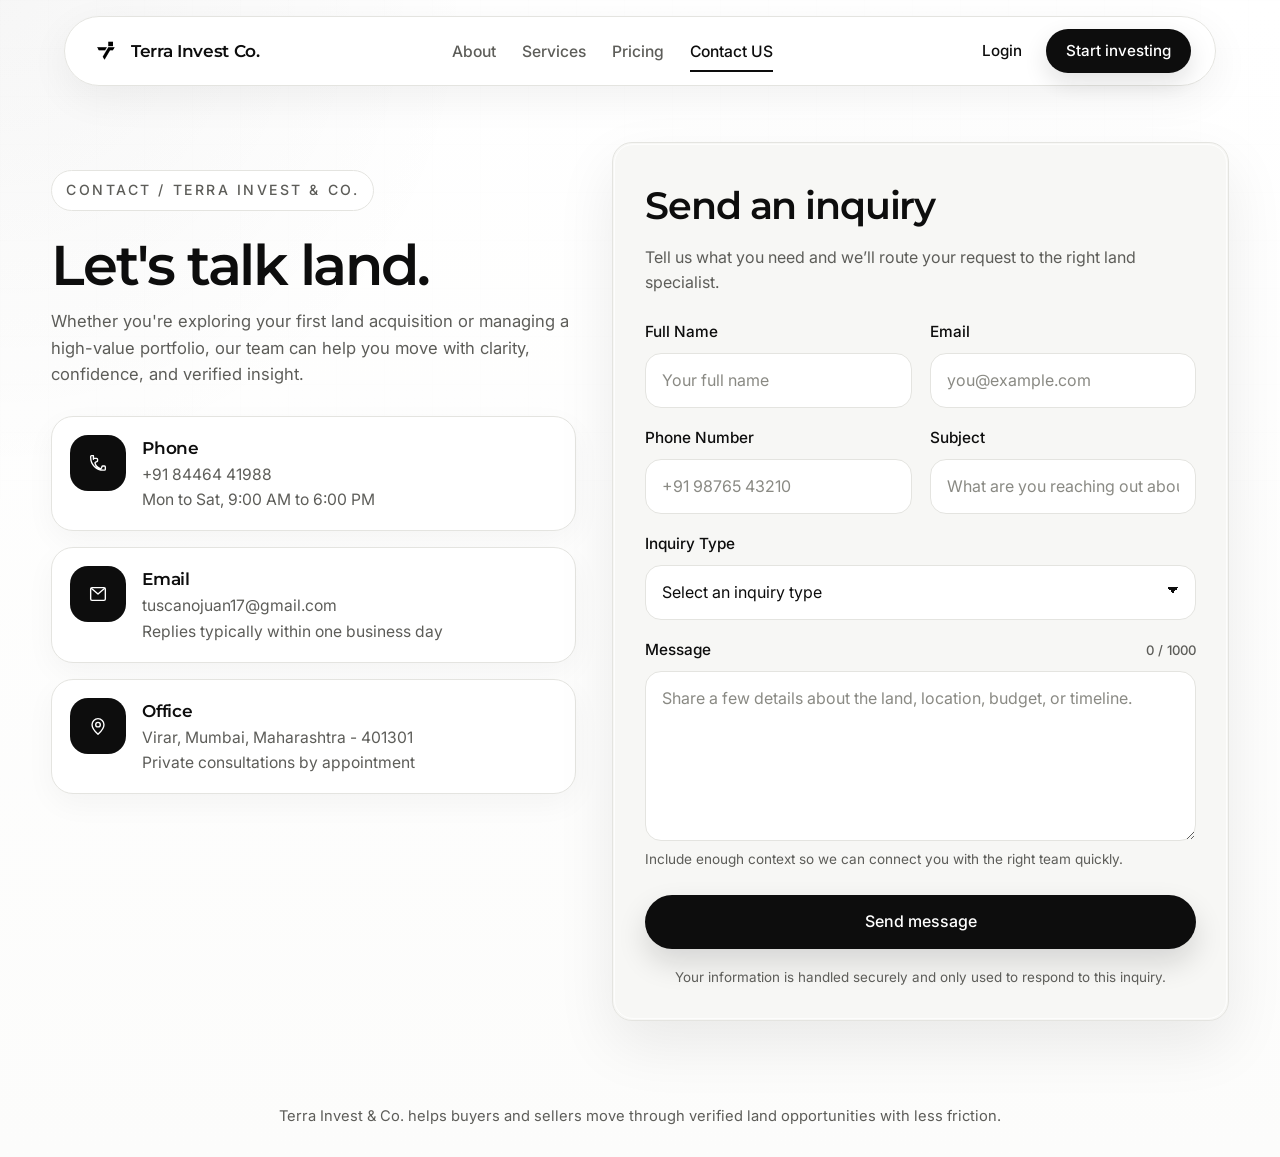
<file: contact.html>
<!DOCTYPE html>
<html lang="en">
<head>
    <meta charset="UTF-8">
    <meta name="viewport" content="width=device-width, initial-scale=1.0">
    <title>Contact Us | Terra Invest &amp; Co.</title>
    <meta name="description" content="Get in touch with Terra Invest &amp; Co. for land buying, selling, verification, investment, and legal inquiries.">
    <link rel="preconnect" href="https://fonts.googleapis.com">
    <link rel="preconnect" href="https://fonts.gstatic.com" crossorigin>
    <link href="https://fonts.googleapis.com/css2?family=Montserrat:wght@400;600;700;800&family=Inter:wght@300;400;500;600&family=Poppins:wght@100;200;300;400;500;600;700;800;900&display=swap" rel="stylesheet">
    <link rel="icon" type="image/png" href="assets/logo_black.png">
    <style>
        :root {
            --white: #ffffff;
            --surface: #f7f7f5;
            --black: #0d0d0d;
            --border: #e4e4e0;
            --muted: #5d5d59;
            --danger: #d92d20;
            --danger-bg: #fff6f5;
            --success: #18794e;
            --success-bg: #eefaf3;
            --shadow-soft: 0 24px 60px rgba(13, 13, 13, 0.08);
            --focus-ring: 0 0 0 3px rgba(13, 13, 13, 0.08);
            --radius-xl: 32px;
            --radius-lg: 20px;
            --radius-md: 16px;
            --radius-pill: 999px;
            --content-width: 1200px;
        }

        * {
            box-sizing: border-box;
            margin: 0;
            padding: 0;
        }

        html {
            scroll-behavior: smooth;
        }

        body {
            min-height: 100vh;
            background:
                radial-gradient(circle at top left, rgba(13, 13, 13, 0.035), transparent 28%),
                linear-gradient(180deg, #ffffff 0%, #fcfcfb 100%);
            color: var(--black);
            font-family: 'Inter', sans-serif;
            line-height: 1.6;
            overflow-x: hidden;
        }

        body.menu-open {
            overflow: hidden;
        }

        a,
        button,
        input,
        select,
        textarea {
            font: inherit;
        }

        button {
            cursor: pointer;
        }

        img {
            display: block;
            max-width: 100%;
        }

        .page-shell {
            position: relative;
        }

        .page-shell::before {
            content: "";
            position: fixed;
            inset: 0;
            background-image:
                linear-gradient(rgba(13, 13, 13, 0.025) 1px, transparent 1px),
                linear-gradient(90deg, rgba(13, 13, 13, 0.025) 1px, transparent 1px);
            background-size: 48px 48px;
            mask-image: linear-gradient(180deg, rgba(0, 0, 0, 0.22), transparent 90%);
            pointer-events: none;
            z-index: -1;
        }

        /* Header */
        .header-wrapper {
            position: sticky;
            top: 0;
            z-index: 1000;
            display: flex;
            justify-content: center;
            padding: 16px 0 0;
        }

        .floating-navbar {
            width: min(90%, var(--content-width));
            display: flex;
            align-items: center;
            justify-content: space-between;
            gap: 24px;
            padding: 12px 24px;
            background: rgba(255, 255, 255, 0.96);
            border: 1px solid var(--border);
            border-radius: var(--radius-pill);
            box-shadow: 0 12px 40px rgba(13, 13, 13, 0.06);
            backdrop-filter: blur(18px);
        }

        .nav-logo {
            display: flex;
            align-items: center;
            gap: 10px;
            flex-shrink: 0;
        }

        .nav-logo img {
            width: auto;
            height: 32px;
        }

        .logo-text {
            color: var(--black);
            font-family: 'Montserrat', sans-serif;
            font-size: 1.08rem;
            font-weight: 600;
            letter-spacing: -0.02em;
        }

        .nav-links {
            display: flex;
            align-items: center;
            gap: 26px;
        }

        .nav-item {
            position: relative;
            color: var(--muted);
            text-decoration: none;
            font-size: 0.98rem;
            font-weight: 500;
            transition: color 0.25s ease;
        }

        .nav-item:hover,
        .nav-item:focus-visible,
        .nav-item[aria-current="page"] {
            color: var(--black);
            outline: none;
        }

        .nav-item[aria-current="page"]::after {
            content: "";
            position: absolute;
            left: 0;
            bottom: -8px;
            width: 100%;
            height: 2px;
            background: var(--black);
        }

        .nav-actions {
            display: flex;
            align-items: center;
            gap: 12px;
            flex-shrink: 0;
        }

        #auth-buttons {
            display: flex;
            align-items: center;
            gap: 8px;
        }

        .btn-login,
        .btn-start {
            border-radius: var(--radius-pill);
            text-decoration: none;
            font-size: 0.95rem;
            font-weight: 500;
            transition: transform 0.25s ease, background 0.25s ease, color 0.25s ease, box-shadow 0.25s ease;
        }

        .btn-login {
            padding: 8px 16px;
            color: var(--black);
        }

        .btn-login:hover,
        .btn-login:focus-visible {
            background: var(--surface);
            outline: none;
        }

        .btn-start {
            padding: 10px 20px;
            color: var(--white);
            background: var(--black);
            box-shadow: 0 10px 24px rgba(13, 13, 13, 0.12);
        }

        .btn-start:hover,
        .btn-start:focus-visible {
            transform: translateY(-2px);
            box-shadow: 0 14px 28px rgba(13, 13, 13, 0.16);
            outline: none;
        }

        .hamburger,
        .close-btn {
            display: none;
        }

        .hamburger {
            flex-direction: column;
            gap: 4px;
            background: transparent;
            border: 0;
            padding: 6px;
        }

        .hamburger span {
            display: block;
            width: 24px;
            height: 2px;
            background: var(--black);
            border-radius: 999px;
            transition: transform 0.25s ease, opacity 0.25s ease;
        }

        .hamburger.active span:nth-child(1) {
            transform: translateY(6px) rotate(45deg);
        }

        .hamburger.active span:nth-child(2) {
            opacity: 0;
        }

        .hamburger.active span:nth-child(3) {
            transform: translateY(-6px) rotate(-45deg);
        }

        .close-btn {
            position: absolute;
            top: 20px;
            right: 20px;
            width: 40px;
            height: 40px;
            border: 1px solid var(--border);
            border-radius: 50%;
            align-items: center;
            justify-content: center;
            background: var(--white);
            color: var(--black);
            cursor: pointer;
        }

        .close-btn span {
            font-size: 1.7rem;
            line-height: 1;
        }

        /* Main layout */
        .contact-page {
            width: min(92%, var(--content-width));
            margin: 0 auto;
            padding: 56px 0 72px;
        }

        .contact-grid {
            display: grid;
            grid-template-columns: minmax(320px, 0.92fr) minmax(420px, 1.08fr);
            gap: 36px;
            align-items: start;
        }

        .contact-intro {
            position: sticky;
            top: 112px;
            display: grid;
            gap: 28px;
            padding: 28px 0;
        }

        .tag {
            width: fit-content;
            padding: 8px 14px;
            border: 1px solid var(--border);
            border-radius: var(--radius-pill);
            background: rgba(255, 255, 255, 0.9);
            color: var(--muted);
            font-size: 0.88rem;
            font-weight: 500;
            letter-spacing: 0.18em;
            text-transform: uppercase;
        }

        .intro-copy h1 {
            max-width: 10ch;
            font-family: 'Montserrat', sans-serif;
            font-size: clamp(38px, 5vw, 56px);
            font-weight: 600;
            line-height: 0.95;
            letter-spacing: -0.04em;
        }

        .intro-copy p {
            max-width: 54ch;
            margin-top: 16px;
            color: var(--muted);
            font-size: 1.04rem;
        }

        .contact-detail-list {
            display: grid;
            gap: 16px;
        }

        .detail-card {
            display: grid;
            grid-template-columns: 56px 1fr;
            gap: 16px;
            padding: 18px;
            background: var(--white);
            border: 1px solid var(--border);
            border-radius: 22px;
            box-shadow: 0 10px 30px rgba(13, 13, 13, 0.04);
        }

        .detail-icon {
            display: inline-flex;
            align-items: center;
            justify-content: center;
            width: 56px;
            height: 56px;
            border-radius: 18px;
            background: var(--black);
            color: var(--white);
        }

        .detail-content h2 {
            font-family: 'Montserrat', sans-serif;
            font-size: 1.05rem;
            font-weight: 600;
            letter-spacing: -0.02em;
        }

        .detail-content p,
        .detail-content a {
            color: var(--muted);
            font-size: 0.98rem;
            text-decoration: none;
        }

        .detail-content a:hover,
        .detail-content a:focus-visible {
            color: var(--black);
            text-decoration: underline;
            outline: none;
        }

        .form-panel {
            position: relative;
            padding: 32px;
            background: var(--surface);
            border: 1px solid var(--border);
            border-radius: var(--radius-lg);
            box-shadow: var(--shadow-soft);
        }

        .form-panel::before {
            content: "";
            position: absolute;
            inset: 1px;
            border-radius: calc(var(--radius-lg) - 1px);
            border: 1px solid rgba(255, 255, 255, 0.75);
            pointer-events: none;
        }

        .form-header {
            margin-bottom: 24px;
        }

        .form-header h2 {
            font-family: 'Montserrat', sans-serif;
            font-size: clamp(1.8rem, 3vw, 2.4rem);
            font-weight: 600;
            letter-spacing: -0.03em;
        }

        .form-header p {
            margin-top: 8px;
            color: var(--muted);
            font-size: 1rem;
        }

        .form-alert {
            display: none;
            align-items: center;
            gap: 12px;
            margin-bottom: 18px;
            padding: 14px 16px;
            border-radius: 16px;
            font-size: 0.96rem;
            font-weight: 500;
        }

        .form-alert.is-visible {
            display: flex;
        }

        .form-alert.is-success {
            color: var(--success);
            background: var(--success-bg);
            border: 1px solid rgba(24, 121, 78, 0.18);
        }

        .form-alert.is-error {
            color: var(--danger);
            background: var(--danger-bg);
            border: 1px solid rgba(217, 45, 32, 0.18);
        }

        .form-alert-icon {
            flex-shrink: 0;
        }

        .contact-form {
            display: grid;
            gap: 18px;
        }

        .field-grid {
            display: grid;
            grid-template-columns: repeat(2, minmax(0, 1fr));
            gap: 18px;
        }

        .field {
            display: grid;
            gap: 8px;
        }

        .field label,
        .counter-row label {
            color: var(--black);
            font-size: 0.96rem;
            font-weight: 500;
        }

        .field input,
        .field select,
        .field textarea {
            width: 100%;
            padding: 14px 16px;
            border: 1px solid var(--border);
            border-radius: 16px;
            background: var(--white);
            color: var(--black);
            transition: border-color 0.25s ease, box-shadow 0.25s ease, background 0.25s ease, transform 0.25s ease;
        }

        .field select {
            appearance: none;
            background-image:
                linear-gradient(45deg, transparent 50%, #0d0d0d 50%),
                linear-gradient(135deg, #0d0d0d 50%, transparent 50%);
            background-position:
                calc(100% - 22px) calc(50% - 3px),
                calc(100% - 16px) calc(50% - 3px);
            background-size: 6px 6px, 6px 6px;
            background-repeat: no-repeat;
            padding-right: 44px;
        }

        .field textarea {
            min-height: 170px;
            resize: vertical;
        }

        .field input::placeholder,
        .field textarea::placeholder {
            color: #8a8a84;
        }

        .field input:focus,
        .field select:focus,
        .field textarea:focus {
            border-color: var(--black);
            box-shadow: var(--focus-ring);
            outline: none;
        }

        .field.is-invalid input,
        .field.is-invalid select,
        .field.is-invalid textarea {
            border-color: var(--danger);
            background: var(--danger-bg);
        }

        .field.is-invalid input:focus,
        .field.is-invalid select:focus,
        .field.is-invalid textarea:focus {
            box-shadow: 0 0 0 3px rgba(217, 45, 32, 0.12);
        }

        .field-help {
            color: var(--muted);
            font-size: 0.85rem;
        }

        .field-error {
            display: none;
            align-items: center;
            gap: 8px;
            color: var(--danger);
            font-size: 0.85rem;
            font-weight: 500;
        }

        .field-error.is-visible {
            display: inline-flex;
        }

        .field-error-icon {
            display: inline-flex;
            align-items: center;
            justify-content: center;
            width: 18px;
            height: 18px;
            border-radius: 50%;
            background: rgba(217, 45, 32, 0.1);
            font-size: 0.78rem;
            font-weight: 700;
        }

        .counter-row {
            display: flex;
            align-items: center;
            justify-content: space-between;
            gap: 12px;
        }

        .char-counter {
            color: var(--muted);
            font-size: 0.82rem;
            font-weight: 500;
        }

        .char-counter.is-limit {
            color: var(--black);
        }

        .submit-btn {
            display: inline-flex;
            align-items: center;
            justify-content: center;
            gap: 10px;
            width: 100%;
            min-height: 54px;
            margin-top: 6px;
            border: 0;
            border-radius: var(--radius-pill);
            background: var(--black);
            color: var(--white);
            font-size: 1rem;
            font-weight: 500;
            box-shadow: 0 14px 30px rgba(13, 13, 13, 0.14);
            transition: transform 0.25s ease, box-shadow 0.25s ease, opacity 0.25s ease;
        }

        .submit-btn:hover:not(:disabled),
        .submit-btn:focus-visible:not(:disabled) {
            transform: translateY(-2px);
            box-shadow: 0 18px 36px rgba(13, 13, 13, 0.18);
            outline: none;
        }

        .submit-btn:disabled {
            cursor: not-allowed;
            opacity: 0.88;
        }

        .spinner {
            display: none;
            width: 18px;
            height: 18px;
            border: 2px solid rgba(255, 255, 255, 0.28);
            border-top-color: #ffffff;
            border-radius: 50%;
            animation: spin 0.8s linear infinite;
        }

        .submit-btn.is-loading .spinner {
            display: inline-flex;
        }

        .submit-note {
            color: var(--muted);
            font-size: 0.84rem;
            text-align: center;
        }

        .footer-note {
            width: min(92%, var(--content-width));
            margin: 0 auto 28px;
            padding-top: 12px;
            color: var(--muted);
            font-size: 0.92rem;
            text-align: center;
        }

        @keyframes spin {
            to {
                transform: rotate(360deg);
            }
        }

        @media (max-width: 920px) {
            .contact-grid {
                grid-template-columns: 1fr;
            }

            .contact-intro {
                position: static;
                padding-bottom: 4px;
            }
        }

        @media (max-width: 768px) {
            .header-wrapper {
                padding-top: 0;
            }

            .floating-navbar {
                width: 100%;
                border-radius: 0;
                padding: 12px 16px;
            }

            .nav-links {
                display: none;
            }

            .nav-links.mobile-open {
                position: fixed;
                inset: 0 0 0 auto;
                display: flex;
                flex-direction: column;
                justify-content: flex-start;
                align-items: center;
                width: min(320px, 84vw);
                height: 100vh;
                padding: 92px 24px 24px;
                background: rgba(255, 255, 255, 0.98);
                border-left: 1px solid var(--border);
                box-shadow: -18px 0 48px rgba(13, 13, 13, 0.08);
                z-index: 1001;
            }

            .nav-links.mobile-open .close-btn {
                display: inline-flex;
            }

            .nav-links.mobile-open .nav-item {
                width: 100%;
                padding: 10px 0;
                text-align: center;
            }

            .nav-links.mobile-open .nav-item[aria-current="page"]::after {
                left: 50%;
                width: 56px;
                transform: translateX(-50%);
            }

            .hamburger {
                display: inline-flex;
            }

            .btn-start {
                display: none;
            }

            .contact-page {
                padding-top: 36px;
            }

            .form-panel {
                padding: 24px;
            }

            .field-grid {
                grid-template-columns: 1fr;
            }
        }

        @media (max-width: 560px) {
            .logo-text {
                font-size: 0.94rem;
            }

            .btn-login {
                padding-inline: 10px;
                font-size: 0.88rem;
            }

            .contact-page {
                width: min(94%, var(--content-width));
                padding-bottom: 48px;
            }

            .intro-copy h1 {
                max-width: none;
            }

            .detail-card {
                grid-template-columns: 52px 1fr;
                padding: 16px;
            }

            .detail-icon {
                width: 52px;
                height: 52px;
                border-radius: 16px;
            }

            .form-panel {
                padding: 20px;
                border-radius: 18px;
            }
        }
    </style>
</head>
<body>
    <div class="page-shell">
        <header class="header-wrapper">
            <nav class="floating-navbar" aria-label="Primary">
                <div class="nav-logo">
                    <img src="assets/logo_black.png" alt="Terra Invest Co.">
                    <span class="logo-text">Terra Invest Co.</span>
                </div>

                <div class="nav-links" id="nav-links">
                    <button class="close-btn" type="button" onclick="toggleMenu()" aria-label="Close navigation menu">
                        <span>&times;</span>
                    </button>
                    <a href="index.html#about" class="nav-item">About</a>
                    <a href="index.html#services" class="nav-item">Services</a>
                    <a href="index.html#pricing" class="nav-item">Pricing</a>
                    <a href="contact.html" class="nav-item" aria-current="page">Contact US</a>
                </div>

                <div class="nav-actions">
                    <div id="auth-buttons">
                        <a href="index.html" class="btn-login" onclick="login(); return false;">Login</a>
                        <a href="index.html" class="btn-start" onclick="register(); return false;">Start investing</a>
                    </div>
                    <button class="hamburger" type="button" onclick="toggleMenu()" aria-expanded="false" aria-controls="nav-links" aria-label="Open navigation menu">
                        <span></span>
                        <span></span>
                        <span></span>
                    </button>
                </div>
            </nav>
        </header>

        <main class="contact-page">
            <div class="contact-grid">
                <aside class="contact-intro" aria-labelledby="contact-heading">
                    <div class="tag">Contact / Terra Invest &amp; Co.</div>

                    <div class="intro-copy">
                        <h1 id="contact-heading">Let's talk land.</h1>
                        <p>
                            Whether you're exploring your first land acquisition or managing a high-value portfolio,
                            our team can help you move with clarity, confidence, and verified insight.
                        </p>
                    </div>

                    <div class="contact-detail-list">
                        <article class="detail-card">
                            <div class="detail-icon" aria-hidden="true">
                                <svg width="22" height="22" viewBox="0 0 24 24" fill="none">
                                    <path d="M7.5 4.5C7.5 3.948 7.948 3.5 8.5 3.5H11C11.552 3.5 12 3.948 12 4.5V6.143C12 6.568 11.731 6.946 11.329 7.087L9.95 7.569C9.441 7.747 9.149 8.279 9.283 8.801C10.005 11.622 12.208 13.825 15.029 14.547C15.551 14.681 16.083 14.389 16.261 13.88L16.743 12.501C16.884 12.099 17.262 11.83 17.687 11.83H19.5C20.052 11.83 20.5 12.278 20.5 12.83V15.33C20.5 15.882 20.052 16.33 19.5 16.33H18.3C10.665 16.33 4.5 10.165 4.5 2.53V1.5C4.5 0.948 4.948 0.5 5.5 0.5H7.5V4.5Z" transform="translate(-0.5 3.5)" stroke="currentColor" stroke-width="1.5" stroke-linejoin="round"/>
                                </svg>
                            </div>
                            <div class="detail-content">
                                <h2>Phone</h2>
                                <a href="tel:+918446441988">+91 84464 41988</a>
                                <p>Mon to Sat, 9:00 AM to 6:00 PM</p>
                            </div>
                        </article>

                        <article class="detail-card">
                            <div class="detail-icon" aria-hidden="true">
                                <svg width="22" height="22" viewBox="0 0 24 24" fill="none">
                                    <path d="M4 6.5C4 5.672 4.672 5 5.5 5H18.5C19.328 5 20 5.672 20 6.5V17.5C20 18.328 19.328 19 18.5 19H5.5C4.672 19 4 18.328 4 17.5V6.5Z" stroke="currentColor" stroke-width="1.5"/>
                                    <path d="M5 6L12 12L19 6" stroke="currentColor" stroke-width="1.5" stroke-linecap="round" stroke-linejoin="round"/>
                                </svg>
                            </div>
                            <div class="detail-content">
                                <h2>Email</h2>
                                <a href="mailto:tuscanojuan17@gmail.com">tuscanojuan17@gmail.com</a>
                                <p>Replies typically within one business day</p>
                            </div>
                        </article>

                        <article class="detail-card">
                            <div class="detail-icon" aria-hidden="true">
                                <svg width="22" height="22" viewBox="0 0 24 24" fill="none">
                                    <path d="M12 21C15.866 17.418 18.5 14.308 18.5 10.5C18.5 6.91 15.59 4 12 4C8.41 4 5.5 6.91 5.5 10.5C5.5 14.308 8.134 17.418 12 21Z" stroke="currentColor" stroke-width="1.5" stroke-linejoin="round"/>
                                    <circle cx="12" cy="10.5" r="2.5" stroke="currentColor" stroke-width="1.5"/>
                                </svg>
                            </div>
                            <div class="detail-content">
                                <h2>Office</h2>
                                <p>Virar, Mumbai, Maharashtra - 401301</p>
                                <p>Private consultations by appointment</p>
                            </div>
                        </article>
                    </div>
                </aside>

                <section class="form-panel" aria-labelledby="form-heading">
                    <div class="form-header">
                        <h2 id="form-heading">Send an inquiry</h2>
                        <p>Tell us what you need and we’ll route your request to the right land specialist.</p>
                    </div>

                    <div id="form-alert" class="form-alert" aria-live="polite" aria-atomic="true"></div>

                    <form id="contact-form" class="contact-form" novalidate data-endpoint="">
                        <div class="field-grid">
                            <div class="field" data-field="fullName">
                                <label for="full-name">Full Name</label>
                                <input
                                    id="full-name"
                                    name="fullName"
                                    type="text"
                                    placeholder="Your full name"
                                    autocomplete="name"
                                    maxlength="80"
                                    aria-required="true"
                                    aria-invalid="false"
                                    aria-describedby="full-name-error"
                                    required
                                >
                                <p id="full-name-error" class="field-error" aria-live="polite">
                                    <span class="field-error-icon" aria-hidden="true">!</span>
                                    <span data-error-text></span>
                                </p>
                            </div>

                            <div class="field" data-field="email">
                                <label for="email">Email</label>
                                <input
                                    id="email"
                                    name="email"
                                    type="email"
                                    placeholder="you@example.com"
                                    autocomplete="email"
                                    maxlength="120"
                                    aria-required="true"
                                    aria-invalid="false"
                                    aria-describedby="email-error"
                                    required
                                >
                                <p id="email-error" class="field-error" aria-live="polite">
                                    <span class="field-error-icon" aria-hidden="true">!</span>
                                    <span data-error-text></span>
                                </p>
                            </div>
                        </div>

                        <div class="field-grid">
                            <div class="field" data-field="phone">
                                <label for="phone">Phone Number</label>
                                <input
                                    id="phone"
                                    name="phone"
                                    type="tel"
                                    placeholder="+91 98765 43210"
                                    autocomplete="tel"
                                    inputmode="tel"
                                    maxlength="24"
                                    aria-required="true"
                                    aria-invalid="false"
                                    aria-describedby="phone-error"
                                    required
                                >
                                <p id="phone-error" class="field-error" aria-live="polite">
                                    <span class="field-error-icon" aria-hidden="true">!</span>
                                    <span data-error-text></span>
                                </p>
                            </div>

                            <div class="field" data-field="subject">
                                <label for="subject">Subject</label>
                                <input
                                    id="subject"
                                    name="subject"
                                    type="text"
                                    placeholder="What are you reaching out about?"
                                    autocomplete="off"
                                    maxlength="120"
                                    aria-required="true"
                                    aria-invalid="false"
                                    aria-describedby="subject-error"
                                    required
                                >
                                <p id="subject-error" class="field-error" aria-live="polite">
                                    <span class="field-error-icon" aria-hidden="true">!</span>
                                    <span data-error-text></span>
                                </p>
                            </div>
                        </div>

                        <div class="field" data-field="inquiryType">
                            <label for="inquiry-type">Inquiry Type</label>
                            <select
                                id="inquiry-type"
                                name="inquiryType"
                                aria-required="true"
                                aria-invalid="false"
                                aria-describedby="inquiry-type-error"
                                required
                            >
                                <option value="">Select an inquiry type</option>
                                <option value="Buying">Buying</option>
                                <option value="Selling">Selling</option>
                                <option value="Verification">Verification</option>
                                <option value="Investment">Investment</option>
                                <option value="Legal">Legal</option>
                                <option value="Other">Other</option>
                            </select>
                            <p id="inquiry-type-error" class="field-error" aria-live="polite">
                                <span class="field-error-icon" aria-hidden="true">!</span>
                                <span data-error-text></span>
                            </p>
                        </div>

                        <div class="field" data-field="message">
                            <div class="counter-row">
                                <label for="message">Message</label>
                                <span id="message-counter" class="char-counter">0 / 1000</span>
                            </div>
                            <textarea
                                id="message"
                                name="message"
                                placeholder="Share a few details about the land, location, budget, or timeline."
                                maxlength="1000"
                                aria-required="true"
                                aria-invalid="false"
                                aria-describedby="message-help message-error message-counter"
                                required
                            ></textarea>
                            <p id="message-help" class="field-help">Include enough context so we can connect you with the right team quickly.</p>
                            <p id="message-error" class="field-error" aria-live="polite">
                                <span class="field-error-icon" aria-hidden="true">!</span>
                                <span data-error-text></span>
                            </p>
                        </div>

                        <button id="submit-button" class="submit-btn" type="submit">
                            <span class="spinner" aria-hidden="true"></span>
                            <span class="submit-label">Send message</span>
                        </button>

                        <p class="submit-note">Your information is handled securely and only used to respond to this inquiry.</p>
                    </form>
                </section>
            </div>
        </main>

        <footer class="footer-note">
            Terra Invest &amp; Co. helps buyers and sellers move through verified land opportunities with less friction.
        </footer>
    </div>

    <script>
        // Mobile navigation keeps the standalone page consistent with the home-page header behavior.
        function toggleMenu() {
            const navLinks = document.getElementById("nav-links");
            const hamburger = document.querySelector(".hamburger");

            if (!navLinks || !hamburger) {
                return;
            }

            const isOpen = navLinks.classList.contains("mobile-open");
            navLinks.classList.toggle("mobile-open", !isOpen);
            hamburger.classList.toggle("active", !isOpen);
            hamburger.setAttribute("aria-expanded", String(!isOpen));
            document.body.classList.toggle("menu-open", !isOpen);
        }

        function login() {
            window.location.href = "index.html";
        }

        function register() {
            window.location.href = "index.html";
        }

        document.addEventListener("DOMContentLoaded", () => {
            const form = document.getElementById("contact-form");
            const alertBox = document.getElementById("form-alert");
            const submitButton = document.getElementById("submit-button");
            const messageField = document.getElementById("message");
            const charCounter = document.getElementById("message-counter");
            const navLinks = document.getElementById("nav-links");
            const hamburger = document.querySelector(".hamburger");

            const validators = {
                fullName(value) {
                    if (!value.trim()) {
                        return "Enter your full name.";
                    }

                    if (value.trim().length < 2) {
                        return "Full name should be at least 2 characters.";
                    }

                    return "";
                },
                email(value) {
                    const emailPattern = /^[^\s@]+@[^\s@]+\.[^\s@]+$/;

                    if (!value.trim()) {
                        return "Enter your email address.";
                    }

                    if (!emailPattern.test(value.trim())) {
                        return "Enter a valid email address.";
                    }

                    return "";
                },
                phone(value) {
                    const phonePattern = /^\+?[0-9\s().-]{7,20}$/;
                    const digits = value.replace(/\D/g, "");

                    if (!value.trim()) {
                        return "Enter your phone number.";
                    }

                    if (!phonePattern.test(value.trim()) || digits.length < 7 || digits.length > 15) {
                        return "Enter a valid phone number.";
                    }

                    return "";
                },
                subject(value) {
                    if (!value.trim()) {
                        return "Enter a subject.";
                    }

                    if (value.trim().length < 3) {
                        return "Subject should be at least 3 characters.";
                    }

                    return "";
                },
                inquiryType(value) {
                    if (!value) {
                        return "Select an inquiry type.";
                    }

                    return "";
                },
                message(value) {
                    if (!value.trim()) {
                        return "Tell us a bit more about your inquiry.";
                    }

                    if (value.trim().length < 20) {
                        return "Message should be at least 20 characters.";
                    }

                    if (value.length > 1000) {
                        return "Message must be 1000 characters or less.";
                    }

                    return "";
                },
            };

            const fields = Array.from(form.querySelectorAll("[name]"));

            function getFieldWrapper(fieldName) {
                return form.querySelector(`[data-field="${fieldName}"]`);
            }

            function getErrorElement(fieldName) {
                const wrapper = getFieldWrapper(fieldName);
                return wrapper ? wrapper.querySelector(".field-error") : null;
            }

            function setFieldError(fieldName, message) {
                const field = form.elements[fieldName];
                const wrapper = getFieldWrapper(fieldName);
                const errorElement = getErrorElement(fieldName);
                const errorText = errorElement ? errorElement.querySelector("[data-error-text]") : null;
                const hasError = Boolean(message);

                if (wrapper) {
                    wrapper.classList.toggle("is-invalid", hasError);
                }

                if (field) {
                    field.setAttribute("aria-invalid", String(hasError));
                }

                if (errorElement && errorText) {
                    errorText.textContent = message;
                    errorElement.classList.toggle("is-visible", hasError);
                }
            }

            function validateField(fieldName) {
                const field = form.elements[fieldName];

                if (!field || typeof validators[fieldName] !== "function") {
                    return true;
                }

                const message = validators[fieldName](String(field.value || ""));
                setFieldError(fieldName, message);
                return message === "";
            }

            function validateForm() {
                let isValid = true;
                let firstInvalidField = null;

                Object.keys(validators).forEach((fieldName) => {
                    const fieldValid = validateField(fieldName);
                    if (!fieldValid && !firstInvalidField) {
                        firstInvalidField = form.elements[fieldName];
                    }
                    isValid = isValid && fieldValid;
                });

                if (firstInvalidField) {
                    firstInvalidField.focus();
                }

                return isValid;
            }

            function clearAlert() {
                alertBox.className = "form-alert";
                alertBox.innerHTML = "";
                alertBox.removeAttribute("role");
            }

            function showAlert(type, message) {
                const isSuccess = type === "success";
                const icon = isSuccess
                    ? "<svg class=\"form-alert-icon\" width=\"20\" height=\"20\" viewBox=\"0 0 20 20\" fill=\"none\" aria-hidden=\"true\"><path d=\"M16.667 5L7.5 14.167L3.333 10\" stroke=\"currentColor\" stroke-width=\"1.75\" stroke-linecap=\"round\" stroke-linejoin=\"round\"/></svg>"
                    : "<svg class=\"form-alert-icon\" width=\"20\" height=\"20\" viewBox=\"0 0 20 20\" fill=\"none\" aria-hidden=\"true\"><path d=\"M10 6.667V10.833\" stroke=\"currentColor\" stroke-width=\"1.75\" stroke-linecap=\"round\"/><path d=\"M10 14.167H10.008\" stroke=\"currentColor\" stroke-width=\"1.75\" stroke-linecap=\"round\"/><path d=\"M8.559 3.825L2.159 15.492A1 1 0 0 0 3.036 17H15.964A1 1 0 0 0 16.841 15.492L10.441 3.825A1 1 0 0 0 8.559 3.825Z\" stroke=\"currentColor\" stroke-width=\"1.4\" stroke-linejoin=\"round\"/></svg>";

                alertBox.className = `form-alert is-visible ${isSuccess ? "is-success" : "is-error"}`;
                alertBox.setAttribute("role", isSuccess ? "status" : "alert");
                alertBox.innerHTML = `${icon}<span>${message}</span>`;
            }

            function updateCounter() {
                const currentLength = messageField.value.length;
                charCounter.textContent = `${currentLength} / 1000`;
                charCounter.classList.toggle("is-limit", currentLength >= 900);
            }

            function setSubmitting(isSubmitting) {
                const label = submitButton.querySelector(".submit-label");

                submitButton.disabled = isSubmitting;
                submitButton.classList.toggle("is-loading", isSubmitting);
                submitButton.setAttribute("aria-busy", String(isSubmitting));
                label.textContent = isSubmitting ? "Sending..." : "Send message";
            }

            async function submitInquiry(payload) {
                const endpoint = form.dataset.endpoint.trim();

                // If no backend endpoint is configured yet, keep the UI fully testable with a mocked async success.
                if (!endpoint) {
                    await new Promise((resolve) => window.setTimeout(resolve, 1100));
                    return { success: true };
                }

                const response = await fetch(endpoint, {
                    method: "POST",
                    headers: {
                        "Content-Type": "application/json",
                        Accept: "application/json",
                    },
                    body: JSON.stringify(payload),
                });

                const data = await response.json().catch(() => null);

                if (!response.ok) {
                    throw new Error(data && data.message ? data.message : "We couldn't send your message right now. Please try again.");
                }

                return data;
            }

            function resetValidationState(options = {}) {
                const preserveAlert = Boolean(options.preserveAlert);

                Object.keys(validators).forEach((fieldName) => {
                    setFieldError(fieldName, "");
                });
                if (!preserveAlert) {
                    clearAlert();
                }
                updateCounter();
            }

            fields.forEach((field) => {
                field.addEventListener("blur", () => {
                    validateField(field.name);
                });

                field.addEventListener("input", () => {
                    if (field.name === "message") {
                        updateCounter();
                    }

                    if (field.getAttribute("aria-invalid") === "true") {
                        validateField(field.name);
                    }
                });

                field.addEventListener("change", () => {
                    if (field.tagName === "SELECT") {
                        validateField(field.name);
                    }
                });
            });

            form.addEventListener("submit", async (event) => {
                event.preventDefault();
                clearAlert();

                if (!validateForm()) {
                    showAlert("error", "Please review the highlighted fields and try again.");
                    return;
                }

                setSubmitting(true);

                try {
                    const formData = new FormData(form);
                    const payload = Object.fromEntries(formData.entries());
                    await submitInquiry(payload);

                    form.reset();
                    resetValidationState({ preserveAlert: true });
                    showAlert("success", "Thanks for reaching out. Your inquiry has been sent successfully.");
                } catch (error) {
                    console.error("Contact form submission failed:", error);
                    showAlert("error", error instanceof Error ? error.message : "Something went wrong. Please try again.");
                } finally {
                    setSubmitting(false);
                }
            });

            // Close the mobile menu after selecting a navigation item or clicking outside of it.
            document.querySelectorAll(".nav-item").forEach((link) => {
                link.addEventListener("click", () => {
                    if (navLinks.classList.contains("mobile-open")) {
                        toggleMenu();
                    }
                });
            });

            document.addEventListener("click", (event) => {
                if (
                    navLinks.classList.contains("mobile-open")
                    && !navLinks.contains(event.target)
                    && !hamburger.contains(event.target)
                ) {
                    toggleMenu();
                }
            });

            document.addEventListener("keydown", (event) => {
                if (event.key === "Escape" && navLinks.classList.contains("mobile-open")) {
                    toggleMenu();
                }
            });

            updateCounter();
        });
    </script>
</body>
</html>
</file>
